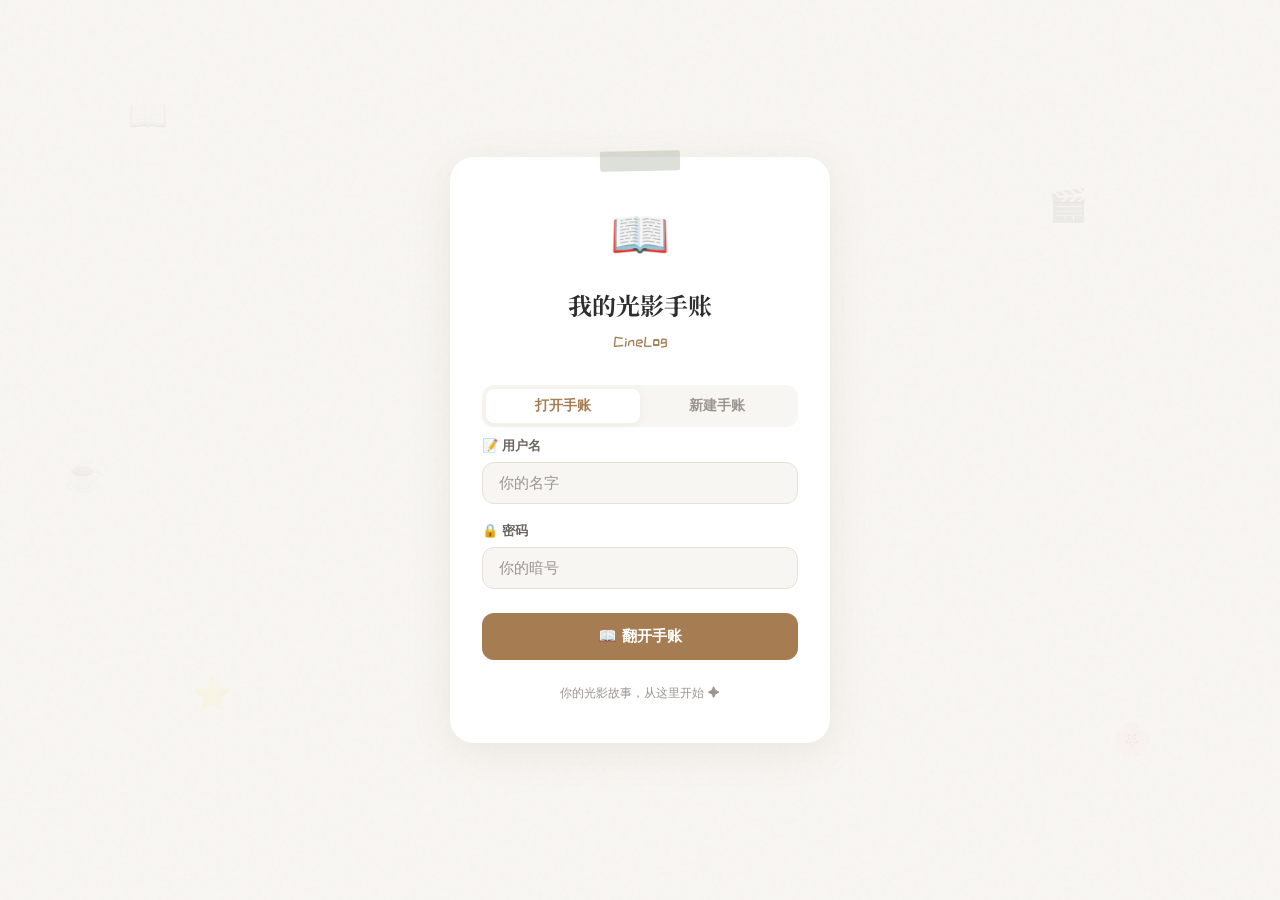
<file: cine-log-master/frontend/index.html>
<!DOCTYPE html>
<html lang="zh-CN">
<head>
    <meta charset="UTF-8">
    <meta name="viewport" content="width=device-width, initial-scale=1.0, viewport-fit=cover">
    <title>CineLog - 我的光影手账</title>
    <link rel="preconnect" href="https://fonts.googleapis.com">
    <link rel="preconnect" href="https://fonts.gstatic.com" crossorigin>
    <link href="https://fonts.googleapis.com/css2?family=Noto+Serif+SC:wght@400;600;700&family=ZCOOL+KuaiLe&display=swap" rel="stylesheet">
    <link rel="stylesheet" href="style.css">
    <link rel="stylesheet" href="desktop.css">
</head>
<body>
    <!-- 纸张纹理背景 -->
    <div class="paper-texture"></div>

    <!-- 漂浮装饰 -->
    <div class="floating-decorations" id="floatingDecorations"></div>

    <!-- 星光粒子（夜间模式） -->
    <div class="starlight-particles" id="starlightParticles"></div>

    <!-- Toast消息 -->
    <div class="toast-container" id="toastContainer"></div>

    <!-- 纸屑动画容器 -->
    <div class="confetti-container" id="confettiContainer"></div>

    <!-- 应用容器 -->
    <div class="app-container">
        <div class="page-transition-wrapper">

            <!-- ========== 首页 ========== -->
            <div class="page active" id="pageHome">
                <div class="home-content">
                    <!-- 手账封面 -->
                    <div class="journal-cover" id="journalCover">
                        <div class="cover-front">
                            <div class="cover-tape cover-tape-1"></div>
                            <div class="cover-tape cover-tape-2"></div>
                            <div class="cover-title">
                                <span class="cover-icon">📖</span>
                                <h1>我的光影手账</h1>
                                <p class="cover-subtitle">CineLog</p>
                            </div>
                            <p class="cover-date" id="coverDate"></p>
                            <span class="cover-sticker cover-sticker-film"></span>
                        </div>
                    </div>

                    <!-- 手账内页 -->
                    <div class="journal-inner">
                        <!-- 问候区 -->
                        <div class="greeting-section">
                            <div class="greeting-header">
                                <div class="user-polaroid">
                                    <div class="polaroid-frame">
                                        <div class="polaroid-avatar" id="homeAvatar">U</div>
                                    </div>
                                    <p class="polaroid-caption" id="homeUsername">你好</p>
                                </div>
                                <div class="greeting-text">
                                    <h2 id="greetingTime">你好</h2>
                                    <p class="greeting-date" id="greetingDate"></p>
                                </div>
                            </div>
                            <div class="washi-tape washi-tape-green"></div>
                        </div>

                        <!-- 统计便签 -->
                        <div class="stats-sticky-notes">
                            <div class="sticky-note sticky-note-cream" style="transform:rotate(-1.5deg)">
                                <div class="sticky-pin"></div>
                                <div class="sticky-icon"><svg class="sticker-svg sticker-book" viewBox="0 0 24 24"><path d="M4 4h4v16H4zm6 0h4v16h-4zm6 0h4v16h-4z"/></svg></div>
                                <div class="sticky-value" id="statTotalHome">0</div>
                                <div class="sticky-label">总记录</div>
                            </div>
                            <div class="sticky-note sticky-note-green" style="transform:rotate(2deg)">
                                <div class="sticky-pin"></div>
                                <div class="sticky-icon"><svg class="sticker-svg sticker-calendar" viewBox="0 0 24 24"><rect x="3" y="4" width="18" height="18" rx="2"/><line x1="3" y1="10" x2="21" y2="10"/><line x1="8" y1="2" x2="8" y2="6"/><line x1="16" y1="2" x2="16" y2="6"/></svg></div>
                                <div class="sticky-value" id="statMonthHome">0</div>
                                <div class="sticky-label">本月</div>
                            </div>
                            <div class="sticky-note sticky-note-pink" style="transform:rotate(-0.5deg)">
                                <div class="sticky-pin"></div>
                                <div class="sticky-icon"><svg class="sticker-svg sticker-fire" viewBox="0 0 24 24"><path d="M12 2c0 4-4 6-4 10a4 4 0 008 0c0-4-4-6-4-10z"/></svg></div>
                                <div class="sticky-value" id="statStreakHome">0</div>
                                <div class="sticky-label">连续天数</div>
                            </div>
                            <div class="sticky-note sticky-note-blue" style="transform:rotate(1deg)">
                                <div class="sticky-pin"></div>
                                <div class="sticky-icon"><svg class="sticker-svg sticker-heart" viewBox="0 0 24 24"><path d="M12 21C12 21 4 15 4 9.5C4 6.5 6.5 4 9 4c1.7 0 3 1 3 1s1.3-1 3-1c2.5 0 5 2.5 5 5.5C20 15 12 21 12 21z"/></svg></div>
                                <div class="sticky-value" id="statMoodHome">😊</div>
                                <div class="sticky-label">本月心情</div>
                            </div>
                        </div>

                        <!-- 今日电影票根 -->
                        <div class="ticket-stub-section">
                            <div class="section-tape"></div>
                            <h3 class="section-handwrite"><svg class="sticker-svg sticker-ticket" viewBox="0 0 24 24"><path d="M2 9V7a2 2 0 012-2h16a2 2 0 012 2v2a2 2 0 000 4v2a2 2 0 01-2 2H4a2 2 0 01-2-2v-2a2 2 0 000-4z"/></svg> 今日票根</h3>
                            <div class="movie-ticket" id="movieTicket">
                                <div class="ticket-left">
                                    <div class="ticket-title">等待第一张票根</div>
                                    <div class="ticket-meta">
                                        <span class="ticket-date">--</span>
                                        <span class="ticket-type">--</span>
                                    </div>
                                    <div class="ticket-rating">☆☆☆☆☆</div>
                                </div>
                                <div class="ticket-divider"></div>
                                <div class="ticket-right">
                                    <div class="ticket-barcode"></div>
                                    <div class="ticket-number">NO.000000</div>
                                </div>
                            </div>
                        </div>

                        <!-- 本月回忆卡 -->
                        <div class="month-memory-card">
                            <div class="memory-tape"></div>
                            <div class="memory-content" id="monthMemory">
                                <p class="memory-text">开始记录，生成你的本月回忆卡...</p>
                            </div>
                            <div class="memory-sticker"></div>
                        </div>

                        <!-- 今日推荐 -->
                        <div class="today-recommend">
                            <div class="recommend-tape"></div>
                            <h3 class="section-handwrite"><svg class="sticker-svg sticker-star" viewBox="0 0 24 24"><polygon points="12,2 15,9 22,9 16.5,14 18,21 12,17 6,21 7.5,14 2,9 9,9"/></svg> 今日回味</h3>
                            <div class="recommend-polaroid" id="todayRecommend">
                                <div class="polaroid-photo"><span class="photo-emoji">✨</span></div>
                                <div class="polaroid-info">
                                    <div class="polaroid-title">开始你的第一条记录</div>
                                    <div class="polaroid-desc">点击下方"记录"开始你的光影手账之旅</div>
                                </div>
                            </div>
                        </div>
                    </div>
                </div>
            </div>

            <!-- ========== 记录页 ========== -->
            <div class="page" id="pageRecords">
                <div class="records-content">
                    <div class="page-header-handwrite">
                        <h2>📝 我的记录</h2>
                        <div class="header-actions">
                            <button class="btn-handwrite" onclick="openAddModal()">+ 写新的</button>
                            <div class="filter-pills">
                                <button class="pill active" data-filter="all" onclick="setFilter('all')">全部</button>
                                <button class="pill" data-filter="电影" onclick="setFilter('电影')">🎬</button>
                                <button class="pill" data-filter="剧集" onclick="setFilter('剧集')">📺</button>
                                <button class="pill" data-filter="播客" onclick="setFilter('播客')">🎙️</button>
                                <button class="pill" data-filter="纪录片" onclick="setFilter('纪录片')">📹</button>
                            </div>
                        </div>
                    </div>
                    <div class="timeline" id="recordsTimeline"></div>
                </div>
            </div>

            <!-- ========== 月历页 ========== -->
            <div class="page" id="pageCalendar">
                <div class="calendar-content">
                    <div class="page-header-handwrite">
                        <h2>📅 手账月历</h2>
                        <div class="calendar-nav">
                            <button class="cal-nav-btn" onclick="prevMonth()">◀</button>
                            <span class="cal-month-label" id="calMonthLabel"></span>
                            <button class="cal-nav-btn" onclick="nextMonth()">▶</button>
                        </div>
                    </div>
                    <div class="calendar-grid-wrapper">
                        <div class="calendar-weekdays">
                            <span>日</span><span>一</span><span>二</span><span>三</span><span>四</span><span>五</span><span>六</span>
                        </div>
                        <div class="calendar-grid" id="calendarGrid"></div>
                    </div>
                    <div class="day-detail-panel" id="dayDetailPanel">
                        <div class="day-detail-header">
                            <span id="dayDetailDate"></span>
                            <button class="close-detail" onclick="closeDayDetail()">✕</button>
                        </div>
                        <div class="day-detail-records" id="dayDetailRecords"></div>
                    </div>
                </div>
            </div>

            <!-- ========== 数据分析页 ========== -->
            <div class="page" id="pageAnalytics">
                <div class="analytics-content">
                    <div class="page-header-handwrite analytics-header">
                        <h2>📊 我的观影档案册</h2>
                        <p class="analytics-subtitle">每一帧都值得珍藏</p>
                    </div>

                    <!-- 年度观影报告 -->
                    <div class="analytics-section report-section">
                        <div class="section-tape-decor"></div>
                        <div class="torn-edge torn-edge-top"></div>
                        <h3 class="section-handwrite"><svg class="sticker-svg sticker-star" viewBox="0 0 24 24"><polygon points="12,2 15,9 22,9 16.5,14 18,21 12,17 6,21 7.5,14 2,9 9,9"/></svg> 年度观影报告</h3>
                        <div class="annual-report" id="annualReport">
                            <div class="report-card">
                                <div class="report-number" id="reportTotal">0</div>
                                <div class="report-label">总记录</div>
                            </div>
                            <div class="report-card">
                                <div class="report-number" id="reportFavType">--</div>
                                <div class="report-label">最爱类型</div>
                            </div>
                            <div class="report-card">
                                <div class="report-number" id="reportAvgRating">--</div>
                                <div class="report-label">平均评分</div>
                            </div>
                            <div class="report-card">
                                <div class="report-number" id="reportHighMonth">--</div>
                                <div class="report-label">高光月份</div>
                            </div>
                        </div>
                        <div class="torn-edge torn-edge-bottom"></div>
                    </div>

                    <!-- 星星许愿瓶 -->
                    <div class="analytics-section wishing-jar-section">
                        <div class="section-tape-decor tape-sage"></div>
                        <h3 class="section-handwrite"><svg class="sticker-svg sticker-star" viewBox="0 0 24 24"><polygon points="12,2 15,9 22,9 16.5,14 18,21 12,17 6,21 7.5,14 2,9 9,9"/></svg> 星星许愿瓶</h3>
                        <p class="section-desc">每一颗星都是你对作品的心意</p>
                        <div class="wishing-jars" id="wishingJars"></div>
                    </div>

                    <!-- 成长树 -->
                    <div class="analytics-section growth-tree-section">
                        <div class="section-tape-decor tape-brown"></div>
                        <h3 class="section-handwrite"><svg class="sticker-svg sticker-leaf" viewBox="0 0 24 24"><path d="M12 2C6 8 4 14 4 18c0 2 2 4 4 4h8c2 0 4-2 4-4 0-4-2-10-8-16z"/></svg> 成长树</h3>
                        <div class="growth-tree-canvas" id="growthTreeCanvas"></div>
                        <p class="tree-desc" id="treeDesc">每一条记录都是一片新叶</p>
                    </div>

                    <!-- 记录书架 -->
                    <div class="analytics-section bookshelf-section">
                        <div class="section-tape-decor"></div>
                        <h3 class="section-handwrite"><svg class="sticker-svg sticker-book" viewBox="0 0 24 24"><path d="M4 4h4v16H4zm6 0h4v16h-4zm6 0h4v16h-4z"/></svg> 记录书架</h3>
                        <p class="section-desc">每月一本，记录厚度看得见</p>
                        <div class="real-bookshelf" id="realBookshelf"></div>
                    </div>

                    <!-- 观影胶片 -->
                    <div class="analytics-section filmstrip-section">
                        <div class="section-tape-decor tape-sage"></div>
                        <h3 class="section-handwrite"><svg class="sticker-svg sticker-film" viewBox="0 0 24 24"><rect x="2" y="2" width="20" height="20" rx="2"/><line x1="7" y1="2" x2="7" y2="22"/><line x1="17" y1="2" x2="17" y2="22"/><line x1="2" y1="7" x2="7" y2="7"/><line x1="2" y1="12" x2="7" y2="12"/><line x1="2" y1="17" x2="7" y2="17"/><line x1="17" y1="7" x2="22" y2="7"/><line x1="17" y1="12" x2="22" y2="12"/><line x1="17" y1="17" x2="22" y2="17"/></svg> 观影胶片长卷</h3>
                        <div class="film-scroll" id="filmScroll"></div>
                        <p class="film-count" id="filmCount">0 部电影</p>
                    </div>

                    <!-- 情绪轨迹 -->
                    <div class="analytics-section mood-section">
                        <div class="section-tape-decor tape-brown"></div>
                        <h3 class="section-handwrite"><svg class="sticker-svg sticker-heart" viewBox="0 0 24 24"><path d="M12 21C12 21 4 15 4 9.5C4 6.5 6.5 4 9 4c1.7 0 3 1 3 1s1.3-1 3-1c2.5 0 5 2.5 5 5.5C20 15 12 21 12 21z"/></svg> 情绪轨迹</h3>
                        <div class="mood-chart" id="moodChart"></div>
                    </div>
                </div>
            </div>

            <!-- ========== 收藏页 ========== -->
            <div class="page" id="pageFavorites">
                <div class="favorites-content">
                    <div class="page-header-handwrite">
                        <h2>💝 我的收藏墙</h2>
                        <p style="font-size:0.8rem;color:var(--text-muted);margin-top:4px;">5星作品自动收藏</p>
                    </div>
                    <div class="collage-wall" id="collageWall"></div>
                    <div class="empty-favorites" id="emptyFavorites">
                        <div class="empty-illustration">🎨</div>
                        <p>收藏墙还是空的</p>
                        <p class="empty-hint">给作品打5星即可收藏到这里</p>
                    </div>
                </div>
            </div>

            <!-- ========== 个人页 ========== -->
            <div class="page" id="pageProfile">
                <div class="profile-content">
                    <div class="passport-cover">
                        <div class="passport-stamp"></div>
                        <div class="passport-header">
                            <div class="passport-avatar" id="profileAvatar">U</div>
                            <h2 class="passport-name" id="profileName">用户</h2>
                            <p class="passport-subtitle">光影手账持有人</p>
                        </div>

                        <div class="passport-info-grid">
                            <div class="passport-field">
                                <span class="field-label">总记录</span>
                                <span class="field-value" id="profileTotal">0</span>
                            </div>
                            <div class="passport-field">
                                <span class="field-label">注册日期</span>
                                <span class="field-value" id="profileJoinDate">--</span>
                            </div>
                            <div class="passport-field">
                                <span class="field-label">最爱类型</span>
                                <span class="field-value" id="profileFavType">--</span>
                            </div>
                            <div class="passport-field">
                                <span class="field-label">平均评分</span>
                                <span class="field-value" id="profileAvgRating">--</span>
                            </div>
                        </div>

                        <div class="passport-keywords">
                            <h3>🏷️ 年度关键词</h3>
                            <div class="keyword-cloud" id="keywordCloud"></div>
                        </div>

                        <div class="passport-badges">
                            <h3>🏅 成就徽章</h3>
                            <div class="badges-grid" id="badgesGrid"></div>
                        </div>

                        <div class="passport-actions">
                            <button class="btn-passport" onclick="toggleTheme()">
                                <span id="themeIcon">🌙</span> <span id="themeLabel">夜间模式</span>
                            </button>
                            <button class="btn-passport btn-passport-danger" onclick="handleLogout()">
                                👋 退出手账
                            </button>
                        </div>
                    </div>
                </div>
            </div>

            <!-- ========== 关键词详情页 ========== -->
            <div class="page" id="pageKeyword">
                <div class="keyword-story-page">
                    <button class="back-btn" onclick="goBackFromKeyword()">← 返回</button>
                    <div class="keyword-story-content" id="keywordStoryContent"></div>
                </div>
            </div>

        </div><!-- /page-transition-wrapper -->

        <!-- 底部Tab导航 -->
        <nav class="tab-bar" id="tabBar" role="tablist" aria-label="主导航">
            <button class="tab-item active" data-page="Home" onclick="navigateTo('Home')" role="tab" aria-label="首页">
                <span class="tab-icon">🏠</span>
                <span class="tab-label">首页</span>
            </button>
            <button class="tab-item" data-page="Records" onclick="navigateTo('Records')" role="tab" aria-label="记录">
                <span class="tab-icon">📝</span>
                <span class="tab-label">记录</span>
            </button>
            <button class="tab-item" data-page="Calendar" onclick="navigateTo('Calendar')" role="tab" aria-label="月历">
                <span class="tab-icon">📅</span>
                <span class="tab-label">月历</span>
            </button>
            <button class="tab-item" data-page="Analytics" onclick="navigateTo('Analytics')" role="tab" aria-label="数据">
                <span class="tab-icon">📊</span>
                <span class="tab-label">数据</span>
            </button>
            <button class="tab-item" data-page="Favorites" onclick="navigateTo('Favorites')" role="tab" aria-label="收藏">
                <span class="tab-icon">💝</span>
                <span class="tab-label">收藏</span>
            </button>
            <button class="tab-item" data-page="Profile" onclick="navigateTo('Profile')" role="tab" aria-label="我的">
                <span class="tab-icon">👤</span>
                <span class="tab-label">我的</span>
            </button>
        </nav>
    </div><!-- /app-container -->

    <!-- ========== 添加记录模态框 ========== -->
    <div class="modal-overlay" id="addModal">
        <div class="modal-journal" role="dialog" aria-label="添加记录">
            <div class="modal-tape"></div>
            <div class="modal-header-journal">
                <h2>📌 贴一张新的</h2>
                <button class="modal-close-btn" onclick="closeAddModal()" aria-label="关闭">✕</button>
            </div>
            <form class="journal-form" onsubmit="event.preventDefault();addRecord();">
                <div class="form-field">
                    <label>名称</label>
                    <input type="text" id="recordTitle" placeholder="电影/剧集名称" required>
                </div>
                <div class="form-row">
                    <div class="form-field">
                        <label>类型</label>
                        <select id="recordType">
                            <option value="电影">🎬 电影</option>
                            <option value="剧集">📺 剧集</option>
                            <option value="播客">🎙️ 播客</option>
                            <option value="纪录片">📹 纪录片</option>
                        </select>
                    </div>
                    <div class="form-field">
                        <label>日期</label>
                        <input type="date" id="recordDate" required>
                    </div>
                </div>
                <div class="form-field">
                    <label>评分</label>
                    <div class="star-rating-large">
                        <input type="radio" name="rating" value="5" id="star5"><label for="star5">★</label>
                        <input type="radio" name="rating" value="4" id="star4"><label for="star4">★</label>
                        <input type="radio" name="rating" value="3" id="star3"><label for="star3">★</label>
                        <input type="radio" name="rating" value="2" id="star2"><label for="star2">★</label>
                        <input type="radio" name="rating" value="1" id="star1"><label for="star1">★</label>
                    </div>
                </div>
                <div class="form-field">
                    <label>心情</label>
                    <div class="mood-selector">
                        <button type="button" class="mood-btn" data-mood="😊" onclick="selectMood(this)">😊</button>
                        <button type="button" class="mood-btn" data-mood="😢" onclick="selectMood(this)">😢</button>
                        <button type="button" class="mood-btn" data-mood="😍" onclick="selectMood(this)">😍</button>
                        <button type="button" class="mood-btn" data-mood="🤔" onclick="selectMood(this)">🤔</button>
                        <button type="button" class="mood-btn" data-mood="😴" onclick="selectMood(this)">😴</button>
                        <button type="button" class="mood-btn" data-mood="🥰" onclick="selectMood(this)">🥰</button>
                        <button type="button" class="mood-btn" data-mood="😤" onclick="selectMood(this)">😤</button>
                    </div>
                </div>
                <div class="form-field">
                    <label>短评</label>
                    <textarea id="recordComment" placeholder="写下你的感受..." rows="3"></textarea>
                </div>
                <div class="form-field">
                    <label>标签（空格分隔）</label>
                    <input type="text" id="recordTags" placeholder="悬疑 烧脑 高分">
                </div>
                <div class="form-submit">
                    <button type="button" class="btn-journal-cancel" onclick="closeAddModal()">取消</button>
                    <button type="submit" class="btn-journal-submit">📌 贴上去</button>
                </div>
            </form>
        </div>
    </div>

    <!-- ========== 编辑记录模态框 ========== -->
    <div class="modal-overlay" id="editModal">
        <div class="modal-journal" role="dialog" aria-label="编辑记录">
            <div class="modal-tape modal-tape-edit"></div>
            <div class="modal-header-journal">
                <h2>✏️ 修改一下</h2>
                <button class="modal-close-btn" onclick="closeEditModal()" aria-label="关闭">✕</button>
            </div>
            <form class="journal-form" onsubmit="event.preventDefault();saveEdit();">
                <div class="form-field">
                    <label>名称</label>
                    <input type="text" id="editTitle" required>
                </div>
                <div class="form-row">
                    <div class="form-field">
                        <label>类型</label>
                        <select id="editType">
                            <option value="电影">🎬 电影</option>
                            <option value="剧集">📺 剧集</option>
                            <option value="播客">🎙️ 播客</option>
                            <option value="纪录片">📹 纪录片</option>
                        </select>
                    </div>
                    <div class="form-field">
                        <label>日期</label>
                        <input type="date" id="editDate" required>
                    </div>
                </div>
                <div class="form-field">
                    <label>评分</label>
                    <div class="star-rating-large">
                        <input type="radio" name="editRating" value="5" id="editStar5"><label for="editStar5">★</label>
                        <input type="radio" name="editRating" value="4" id="editStar4"><label for="editStar4">★</label>
                        <input type="radio" name="editRating" value="3" id="editStar3"><label for="editStar3">★</label>
                        <input type="radio" name="editRating" value="2" id="editStar2"><label for="editStar2">★</label>
                        <input type="radio" name="editRating" value="1" id="editStar1"><label for="editStar1">★</label>
                    </div>
                </div>
                <div class="form-field">
                    <label>短评</label>
                    <textarea id="editComment" rows="3"></textarea>
                </div>
                <div class="form-submit">
                    <button type="button" class="btn-journal-cancel" onclick="closeEditModal()">取消</button>
                    <button type="submit" class="btn-journal-submit">✅ 保存</button>
                </div>
            </form>
        </div>
    </div>

    <!-- ========== 删除确认模态框 ========== -->
    <div class="modal-overlay" id="deleteModal">
        <div class="modal-journal modal-sm" role="dialog" aria-label="确认删除">
            <div class="modal-tape"></div>
            <div class="modal-header-journal">
                <h2>🗑️ 确认撕掉？</h2>
                <button class="modal-close-btn" onclick="closeDeleteModal()" aria-label="关闭">✕</button>
            </div>
            <p class="delete-message">这张记录将从手账中移除，确定要撕掉吗？</p>
            <div class="form-submit">
                <button type="button" class="btn-journal-cancel" onclick="closeDeleteModal()">算了</button>
                <button type="button" class="btn-journal-danger" onclick="confirmDelete()">🗑️ 撕掉</button>
            </div>
        </div>
    </div>

    <script src="mock-data.js"></script>
    <script src="script.js"></script>
    <script>
        document.addEventListener('DOMContentLoaded', initApp);
    </script>
</body>
</html>
</file>
<file: cine-log-master/frontend/style.css>
/* ============================
   CineLog v2.0 - 光影手账 完整样式
   ============================ */

/* ========== CSS变量 ========== */
:root {
    --cream: #F8F6F2;
    --khaki: #E8E1D5;
    --brown: #A67C52;
    --sage: #A8B2A1;
    --rose: #C9A0A0;
    --lavender: #B8A9C9;
    --text: #2E2E2E;
    --text-light: #6B6560;
    --text-muted: #9B9490;
    --card-bg: #FFFFFF;
    --card-shadow: 0 2px 12px rgba(120,100,80,0.08);
    --tape-green: rgba(168,178,161,0.45);
    --tape-brown: rgba(166,124,82,0.3);
    --tape-pink: rgba(201,160,160,0.35);
    --font-serif: 'Noto Serif SC', serif;
    --font-handwrite: 'ZCOOL KuaiLe', cursive;
    --font-body: -apple-system, BlinkMacSystemFont, 'Segoe UI', 'PingFang SC', 'Microsoft YaHei', sans-serif;
    --radius: 16px;
    --radius-sm: 10px;
}

/* 夜间模式 */
[data-theme="dark"] {
    --cream: #1B1816;
    --khaki: #2A2523;
    --brown: #D4A574;
    --sage: #6B7A65;
    --rose: #8B6B6B;
    --lavender: #7A6B8A;
    --text: #E8DDD0;
    --text-light: #C4B8AA;
    --text-muted: #A89F95;
    --card-bg: #24211F;
    --card-shadow: 0 2px 12px rgba(0,0,0,0.3);
    --tape-green: rgba(107,122,101,0.4);
    --tape-brown: rgba(212,165,116,0.25);
    --tape-pink: rgba(139,107,107,0.3);
}

/* ========== 基础重置 ========== */
*, *::before, *::after { margin: 0; padding: 0; box-sizing: border-box; }
html { font-size: 16px; height: 100%; }
body {
    font-family: var(--font-body);
    background: var(--cream);
    color: var(--text);
    min-height: 100vh;
    min-height: 100dvh;
    line-height: 1.6;
    -webkit-font-smoothing: antialiased;
    overflow: hidden;
    position: relative;
}

/* ========== 纸张纹理 ========== */
.paper-texture {
    position: fixed;
    inset: 0;
    pointer-events: none;
    z-index: 0;
    background-image: url("data:image/svg+xml,%3Csvg viewBox='0 0 200 200' xmlns='http://www.w3.org/2000/svg'%3E%3Cfilter id='n'%3E%3CfeTurbulence type='fractalNoise' baseFrequency='0.8' numOctaves='4' stitchTiles='stitch'/%3E%3C/filter%3E%3Crect width='100%25' height='100%25' filter='url(%23n)' opacity='0.035'/%3E%3C/svg%3E");
    opacity: 0.7;
}
[data-theme="dark"] .paper-texture { opacity: 0.3; }

/* ========== 漂浮装饰 ========== */
.floating-decorations { position: fixed; inset: 0; pointer-events: none; z-index: 0; overflow: hidden; }
.float-item {
    position: absolute;
    opacity: 0.06;
    animation: floatGentle 15s ease-in-out infinite;
    color: var(--brown);
}
@keyframes floatGentle {
    0%, 100% { transform: translateY(0) rotate(0); }
    33% { transform: translateY(-8px) rotate(2deg); }
    66% { transform: translateY(4px) rotate(-1deg); }
}

/* ========== 星光粒子 ========== */
.starlight-particles { position: fixed; inset: 0; pointer-events: none; z-index: 1; }
.star-particle {
    position: absolute;
    width: 3px; height: 3px;
    background: var(--brown);
    border-radius: 50%;
    opacity: 0;
    animation: starTwinkle 3s ease-in-out infinite;
}
@keyframes starTwinkle {
    0%, 100% { opacity: 0; transform: scale(0.5); }
    50% { opacity: 0.7; transform: scale(1.2); }
}
[data-theme="light"] .starlight-particles { display: none; }

/* ========== 纸屑动画 ========== */
.confetti-container { position: fixed; inset: 0; pointer-events: none; z-index: 9999; overflow: hidden; }
.confetti-piece {
    position: absolute;
    top: -10px;
    animation: confettiFall 3s ease-out forwards;
}
@keyframes confettiFall {
    0% { transform: translateY(0) rotate(0); opacity: 1; }
    100% { transform: translateY(100vh) rotate(720deg); opacity: 0; }
}

/* ========== Toast ========== */
.toast-container { position: fixed; top: 20px; left: 50%; transform: translateX(-50%); z-index: 10000; display: flex; flex-direction: column; gap: 8px; }
.toast {
    background: var(--card-bg);
    border-radius: 12px;
    padding: 10px 18px;
    box-shadow: 0 4px 20px rgba(0,0,0,0.12);
    display: flex; align-items: center; gap: 8px;
    font-size: 0.85rem;
    animation: toastIn 0.3s ease;
    border-left: 3px solid var(--sage);
}
.toast.success { border-left-color: #7A9A6D; }
.toast.error { border-left-color: #C44; }
.toast.hiding { animation: toastOut 0.3s ease forwards; }
@keyframes toastIn { from { opacity: 0; transform: translateY(-10px); } to { opacity: 1; transform: translateY(0); } }
@keyframes toastOut { from { opacity: 1; } to { opacity: 0; transform: translateY(-10px); } }

/* ========== 主题切换动画 ========== */
.theme-transitioning { animation: themeFlip 0.6s ease; }
@keyframes themeFlip {
    0% { opacity: 1; }
    50% { opacity: 0.5; transform: perspective(800px) rotateY(3deg); }
    100% { opacity: 1; transform: perspective(800px) rotateY(0); }
}

/* ========== 应用容器 ========== */
.app-container {
    position: relative;
    width: 100%;
    max-width: 480px;
    margin: 0 auto;
    height: 100vh;
    height: 100dvh;
    display: flex;
    flex-direction: column;
    z-index: 2;
}

.page-transition-wrapper {
    flex: 1;
    overflow: hidden;
    position: relative;
}

/* ========== 页面 ========== */
.page {
    position: absolute;
    inset: 0;
    overflow-y: auto;
    overflow-x: hidden;
    padding: 20px 16px 24px;
    display: none;
    animation: pageEnter 0.4s ease;
    -webkit-overflow-scrolling: touch;
}
.page.active { display: block; }
@keyframes pageEnter { from { opacity: 0; transform: translateX(8px); } to { opacity: 1; transform: translateX(0); } }

/* ========== 底部Tab ========== */
.tab-bar {
    display: flex;
    background: var(--card-bg);
    border-top: 1px solid var(--khaki);
    padding: 6px 4px;
    padding-bottom: max(6px, env(safe-area-inset-bottom));
    position: relative;
    z-index: 100;
}
.tab-item {
    flex: 1;
    display: flex;
    flex-direction: column;
    align-items: center;
    gap: 2px;
    padding: 6px 0;
    border: none;
    background: none;
    color: var(--text-muted);
    font-size: 0.65rem;
    cursor: pointer;
    transition: all 0.2s;
    -webkit-tap-highlight-color: transparent;
}
.tab-item .tab-icon { font-size: 1.2rem; transition: transform 0.2s; }
.tab-item.active { color: var(--brown); }
.tab-item.active .tab-icon { transform: scale(1.1) translateY(-2px); }

/* ========== SVG贴纸 ========== */
.sticker-svg {
    width: 18px; height: 18px;
    fill: none;
    stroke: currentColor;
    stroke-width: 1.5;
    stroke-linecap: round;
    stroke-linejoin: round;
    vertical-align: middle;
}
.sticker-svg.sticker-star { fill: var(--brown); stroke: var(--brown); }
.sticker-svg.sticker-heart { fill: var(--rose); stroke: var(--rose); }
.sticker-svg.sticker-leaf { fill: var(--sage); stroke: var(--sage); }
.sticker-svg.sticker-book { fill: none; stroke: var(--brown); }
.sticker-svg.sticker-film { stroke: var(--text-muted); }
.sticker-svg.sticker-calendar { stroke: var(--sage); fill: none; }
.sticker-svg.sticker-fire { fill: #E8956D; stroke: #E8956D; }
.sticker-svg.sticker-ticket { fill: none; stroke: var(--brown); }

/* ========== 手账封面 ========== */
.journal-cover {
    margin-bottom: 24px;
    cursor: pointer;
    -webkit-tap-highlight-color: transparent;
}
.cover-front {
    background: var(--card-bg);
    border-radius: var(--radius);
    padding: 32px 24px;
    box-shadow: var(--card-shadow), 0 1px 0 var(--khaki);
    position: relative;
    text-align: center;
    border: 1px solid rgba(0,0,0,0.04);
}
.cover-tape {
    position: absolute;
    height: 16px;
    border-radius: 2px;
    opacity: 0.7;
}
.cover-tape-1 { top: -4px; left: 20%; width: 60px; background: var(--tape-green); transform: rotate(-2deg); }
.cover-tape-2 { bottom: -4px; right: 20%; width: 50px; background: var(--tape-brown); transform: rotate(1deg); }
.cover-title .cover-icon { font-size: 2.5rem; display: block; margin-bottom: 8px; }
.cover-title h1 { font-family: var(--font-serif); font-size: 1.4rem; font-weight: 700; }
.cover-subtitle { font-family: var(--font-handwrite); color: var(--brown); font-size: 0.9rem; margin-top: 4px; }
.cover-date { font-size: 0.75rem; color: var(--text-muted); margin-top: 12px; letter-spacing: 1px; }
.cover-sticker-film { position: absolute; bottom: 12px; right: 16px; font-size: 1.5rem; opacity: 0.15; }

/* ========== 问候区 ========== */
.greeting-section { margin-bottom: 20px; position: relative; }
.greeting-header { display: flex; align-items: center; gap: 14px; }
.user-polaroid { text-align: center; }
.polaroid-frame {
    width: 48px; height: 48px;
    background: var(--card-bg);
    border: 2px solid var(--khaki);
    border-radius: 4px;
    padding: 3px;
    box-shadow: 0 2px 8px rgba(0,0,0,0.06);
}
.polaroid-avatar {
    width: 100%; height: 100%;
    background: var(--khaki);
    border-radius: 2px;
    display: flex; align-items: center; justify-content: center;
    font-weight: 700; color: var(--brown); font-size: 1.1rem;
}
.polaroid-caption { font-size: 0.65rem; color: var(--text-muted); margin-top: 3px; }
.greeting-text h2 { font-family: var(--font-serif); font-size: 1.1rem; }
.greeting-date { font-size: 0.75rem; color: var(--text-muted); margin-top: 2px; }
.washi-tape-green {
    height: 8px; margin-top: 14px;
    background: repeating-linear-gradient(90deg, var(--tape-green) 0, var(--tape-green) 10px, transparent 10px, transparent 12px);
    border-radius: 2px;
    opacity: 0.5;
}

/* ========== 统计便签 ========== */
.stats-sticky-notes {
    display: grid;
    grid-template-columns: repeat(4, 1fr);
    gap: 8px;
    margin-bottom: 24px;
}
.sticky-note {
    background: var(--card-bg);
    border-radius: var(--radius-sm);
    padding: 12px 6px;
    text-align: center;
    position: relative;
    box-shadow: 0 2px 8px rgba(0,0,0,0.05);
    transition: transform 0.3s;
}
.sticky-note:hover { transform: translateY(-2px) !important; }
.sticky-note-cream { border-top: 3px solid var(--khaki); }
.sticky-note-green { border-top: 3px solid var(--sage); }
.sticky-note-pink { border-top: 3px solid var(--rose); }
.sticky-note-blue { border-top: 3px solid var(--lavender); }
.sticky-pin {
    position: absolute; top: -4px; left: 50%; transform: translateX(-50%);
    width: 8px; height: 8px; background: var(--brown); border-radius: 50%;
    box-shadow: 0 1px 3px rgba(0,0,0,0.2);
}
.sticky-icon { margin-bottom: 4px; }
.sticky-icon .sticker-svg { width: 16px; height: 16px; }
.sticky-value { font-family: var(--font-handwrite); font-size: 1.3rem; color: var(--brown); }
.sticky-label { font-size: 0.65rem; color: var(--text-muted); margin-top: 2px; }

/* ========== 电影票根 ========== */
.ticket-stub-section { margin-bottom: 24px; position: relative; }
.section-tape { width: 50px; height: 12px; background: var(--tape-green); border-radius: 2px; opacity: 0.6; margin-bottom: 8px; transform: rotate(-1deg); }
.section-handwrite { font-family: var(--font-handwrite); font-size: 1rem; color: var(--text); margin-bottom: 12px; display: flex; align-items: center; gap: 6px; }

.movie-ticket {
    background: var(--card-bg);
    border-radius: var(--radius-sm);
    display: flex;
    overflow: hidden;
    box-shadow: var(--card-shadow);
    position: relative;
    border: 1px dashed var(--khaki);
}
.movie-ticket::before, .movie-ticket::after {
    content: '';
    position: absolute;
    width: 16px; height: 16px;
    background: var(--cream);
    border-radius: 50%;
    top: 50%; transform: translateY(-50%);
}
.movie-ticket::before { left: -8px; }
.movie-ticket::after { right: -8px; }
.ticket-left { flex: 1; padding: 14px 16px; }
.ticket-title { font-family: var(--font-serif); font-size: 0.95rem; font-weight: 600; margin-bottom: 6px; }
.ticket-meta { display: flex; gap: 10px; font-size: 0.72rem; color: var(--text-muted); margin-bottom: 6px; }
.ticket-rating { color: var(--brown); font-size: 0.85rem; letter-spacing: 1px; }
.ticket-divider { width: 1px; background: repeating-linear-gradient(to bottom, var(--khaki) 0, var(--khaki) 4px, transparent 4px, transparent 8px); margin: 8px 0; }
.ticket-right { width: 70px; padding: 10px; display: flex; flex-direction: column; align-items: center; justify-content: center; gap: 6px; }
.ticket-barcode {
    width: 40px; height: 40px;
    background: repeating-linear-gradient(90deg, var(--text) 0, var(--text) 2px, transparent 2px, transparent 4px);
    opacity: 0.2; border-radius: 2px;
}
.ticket-number { font-size: 0.55rem; color: var(--text-muted); letter-spacing: 0.5px; }

/* ========== 本月回忆卡 ========== */
.month-memory-card {
    background: var(--card-bg);
    border-radius: var(--radius-sm);
    padding: 16px;
    margin-bottom: 24px;
    position: relative;
    box-shadow: var(--card-shadow);
    border-left: 4px solid var(--sage);
}
.memory-tape { position: absolute; top: -4px; right: 20px; width: 40px; height: 12px; background: var(--tape-pink); border-radius: 2px; transform: rotate(2deg); }
.memory-text { font-size: 0.85rem; color: var(--text-light); line-height: 1.7; }
.memory-text strong { color: var(--brown); }
.memory-sticker { position: absolute; bottom: 8px; right: 12px; font-size: 1.2rem; opacity: 0.15; }

/* ========== 今日推荐 ========== */
.today-recommend { margin-bottom: 24px; }
.recommend-tape { width: 45px; height: 12px; background: var(--tape-brown); border-radius: 2px; margin-bottom: 8px; transform: rotate(1deg); opacity: 0.5; }
.recommend-polaroid {
    background: var(--card-bg);
    border-radius: var(--radius-sm);
    padding: 12px;
    box-shadow: var(--card-shadow);
    display: flex; gap: 12px; align-items: center;
    border: 1px solid rgba(0,0,0,0.03);
}
.polaroid-photo {
    width: 56px; height: 56px;
    background: var(--khaki);
    border-radius: 6px;
    display: flex; align-items: center; justify-content: center;
    flex-shrink: 0;
}
.photo-emoji { font-size: 1.5rem; }
.polaroid-info { flex: 1; min-width: 0; }
.polaroid-title { font-family: var(--font-serif); font-size: 0.9rem; font-weight: 600; margin-bottom: 4px; overflow: hidden; text-overflow: ellipsis; white-space: nowrap; }
.polaroid-desc { font-size: 0.75rem; color: var(--text-muted); overflow: hidden; text-overflow: ellipsis; white-space: nowrap; }

/* ========== 记录页 ========== */
.page-header-handwrite { margin-bottom: 16px; }
.page-header-handwrite h2 { font-family: var(--font-handwrite); font-size: 1.2rem; }
.header-actions { display: flex; align-items: center; justify-content: space-between; margin-top: 10px; gap: 8px; flex-wrap: wrap; }
.btn-handwrite {
    font-family: var(--font-handwrite);
    background: var(--brown); color: white;
    border: none; border-radius: 20px;
    padding: 6px 16px; font-size: 0.82rem;
    cursor: pointer; transition: all 0.2s;
    -webkit-tap-highlight-color: transparent;
}
.btn-handwrite:active { transform: scale(0.95); }
.filter-pills { display: flex; gap: 4px; flex-wrap: wrap; }
.pill {
    border: 1px solid var(--khaki); background: var(--card-bg);
    border-radius: 16px; padding: 4px 10px;
    font-size: 0.72rem; cursor: pointer; transition: all 0.2s;
    color: var(--text-muted); font-family: inherit;
    -webkit-tap-highlight-color: transparent;
}
.pill.active { background: var(--brown); color: white; border-color: var(--brown); }

/* 时间线 */
.timeline { padding-top: 8px; }
.timeline-empty { text-align: center; padding: 60px 20px; color: var(--text-muted); }
.timeline-empty .empty-icon { font-size: 3rem; display: block; margin-bottom: 12px; }
.timeline-item { margin-bottom: 16px; animation: fadeUp 0.4s ease both; }
@keyframes fadeUp { from { opacity: 0; transform: translateY(12px); } to { opacity: 1; transform: translateY(0); } }
.timeline-date { font-size: 0.7rem; color: var(--text-muted); margin-bottom: 4px; padding-left: 12px; position: relative; }
.timeline-date::before { content: ''; position: absolute; left: 0; top: 50%; transform: translateY(-50%); width: 6px; height: 6px; background: var(--sage); border-radius: 50%; }
.timeline-card {
    background: var(--card-bg);
    border-radius: var(--radius-sm);
    padding: 14px;
    box-shadow: var(--card-shadow);
    border: 1px solid rgba(0,0,0,0.03);
}
.card-top { display: flex; justify-content: space-between; align-items: flex-start; margin-bottom: 6px; }
.card-title { font-family: var(--font-serif); font-size: 0.92rem; font-weight: 600; flex: 1; }
.card-rating { color: var(--brown); font-size: 0.8rem; white-space: nowrap; margin-left: 8px; }
.card-meta-row { display: flex; gap: 6px; margin-bottom: 6px; flex-wrap: wrap; }
.meta-badge { font-size: 0.7rem; background: var(--khaki); padding: 2px 8px; border-radius: 10px; color: var(--text-light); }
.card-comment { font-size: 0.8rem; color: var(--text-light); line-height: 1.6; margin-bottom: 6px; border-left: 2px solid var(--khaki); padding-left: 8px; }
.card-tags { display: flex; gap: 4px; flex-wrap: wrap; margin-bottom: 8px; }
.tag { font-size: 0.65rem; background: rgba(168,178,161,0.15); color: var(--sage); padding: 2px 6px; border-radius: 6px; }
.card-actions { display: flex; gap: 8px; }
.btn-icon { border: none; background: none; cursor: pointer; font-size: 0.75rem; color: var(--text-muted); padding: 4px 8px; border-radius: 6px; transition: background 0.2s; }
.btn-icon:hover { background: var(--khaki); }
.btn-icon-danger:hover { background: rgba(200,80,80,0.1); color: #c44; }

/* ========== 月历页 ========== */
.calendar-nav { display: flex; align-items: center; gap: 12px; margin-top: 8px; }
.cal-nav-btn { border: none; background: var(--khaki); width: 30px; height: 30px; border-radius: 50%; cursor: pointer; font-size: 0.8rem; display: flex; align-items: center; justify-content: center; transition: background 0.2s; }
.cal-nav-btn:hover { background: var(--brown); color: white; }
.cal-month-label { font-family: var(--font-serif); font-size: 0.95rem; font-weight: 600; }
.calendar-grid-wrapper { margin-top: 16px; background: var(--card-bg); border-radius: var(--radius); padding: 16px; box-shadow: var(--card-shadow); }
.calendar-weekdays { display: grid; grid-template-columns: repeat(7, 1fr); text-align: center; font-size: 0.7rem; color: var(--text-muted); margin-bottom: 8px; }
.calendar-grid { display: grid; grid-template-columns: repeat(7, 1fr); gap: 4px; }
.cal-day {
    aspect-ratio: 1;
    display: flex; align-items: center; justify-content: center;
    font-size: 0.8rem; border-radius: 8px; cursor: pointer;
    transition: all 0.2s; position: relative;
}
.cal-day:hover { background: var(--khaki); }
.cal-day.today { background: var(--brown); color: white; font-weight: 600; }
.cal-day.has-record::after { content: ''; position: absolute; bottom: 3px; width: 4px; height: 4px; background: var(--sage); border-radius: 50%; }
.cal-day.empty { pointer-events: none; }

.day-detail-panel {
    margin-top: 16px;
    background: var(--card-bg);
    border-radius: var(--radius-sm);
    padding: 16px;
    box-shadow: var(--card-shadow);
    display: none;
}
.day-detail-panel.active { display: block; animation: fadeUp 0.3s ease; }
.day-detail-header { display: flex; justify-content: space-between; align-items: center; margin-bottom: 10px; font-weight: 600; font-size: 0.9rem; }
.close-detail { border: none; background: none; font-size: 1rem; cursor: pointer; color: var(--text-muted); }
.day-record-item { display: flex; justify-content: space-between; padding: 8px 0; border-bottom: 1px solid var(--khaki); font-size: 0.85rem; }
.day-record-item:last-child { border-bottom: none; }
.item-rating { color: var(--brown); }

/* ========== 数据分析页 ========== */
.analytics-content { padding-bottom: 40px; }
.analytics-header { text-align: center; margin-bottom: 24px; }
.analytics-subtitle { font-size: 0.8rem; color: var(--text-muted); margin-top: 4px; }

.analytics-section {
    background: var(--card-bg);
    border-radius: var(--radius);
    padding: 20px 16px;
    margin-bottom: 20px;
    box-shadow: var(--card-shadow);
    position: relative;
    overflow: hidden;
}

.section-tape-decor {
    position: absolute; top: -3px; left: 20px;
    width: 50px; height: 14px;
    background: var(--tape-green);
    border-radius: 2px; transform: rotate(-1.5deg);
}
.section-tape-decor.tape-sage { background: var(--tape-green); }
.section-tape-decor.tape-brown { background: var(--tape-brown); }

.torn-edge { height: 8px; background: var(--cream); margin: 0 -16px; position: relative; }
.torn-edge-top { margin-top: -20px; margin-bottom: 12px; clip-path: polygon(0 60%,2% 40%,4% 70%,6% 30%,8% 65%,10% 35%,12% 60%,14% 40%,16% 70%,18% 30%,20% 55%,22% 45%,24% 65%,26% 35%,28% 60%,30% 40%,32% 70%,34% 30%,36% 55%,38% 45%,40% 65%,42% 35%,44% 60%,46% 40%,48% 70%,50% 30%,52% 55%,54% 45%,56% 65%,58% 35%,60% 60%,62% 40%,64% 70%,66% 30%,68% 55%,70% 45%,72% 65%,74% 35%,76% 60%,78% 40%,80% 70%,82% 30%,84% 55%,86% 45%,88% 65%,90% 35%,92% 60%,94% 40%,96% 70%,98% 30%,100% 60%,100% 100%,0 100%); }
.torn-edge-bottom { margin-bottom: -20px; margin-top: 12px; clip-path: polygon(0 0,100% 0,100% 40%,98% 70%,96% 30%,94% 60%,92% 40%,90% 65%,88% 35%,86% 55%,84% 45%,82% 70%,80% 30%,78% 60%,76% 40%,74% 65%,72% 35%,70% 55%,68% 45%,66% 70%,64% 30%,62% 60%,60% 40%,58% 65%,56% 35%,54% 55%,52% 45%,50% 70%,48% 30%,46% 60%,44% 40%,42% 65%,40% 35%,38% 55%,36% 45%,34% 70%,32% 30%,30% 60%,28% 40%,26% 65%,24% 35%,22% 55%,20% 45%,18% 70%,16% 30%,14% 60%,12% 40%,10% 65%,8% 35%,6% 55%,4% 45%,2% 70%,0 40%); }

.section-desc { font-size: 0.75rem; color: var(--text-muted); margin-bottom: 12px; }

/* 年度报告 */
.annual-report { display: grid; grid-template-columns: repeat(2, 1fr); gap: 12px; margin-top: 12px; }
.report-card {
    background: var(--cream);
    border-radius: var(--radius-sm);
    padding: 14px 10px;
    text-align: center;
    border: 1px dashed var(--khaki);
}
.report-number { font-family: var(--font-handwrite); font-size: 1.4rem; color: var(--brown); }
.report-label { font-size: 0.7rem; color: var(--text-muted); margin-top: 4px; }

/* 星星许愿瓶 */
.wishing-jars { display: flex; justify-content: space-around; align-items: flex-end; padding: 16px 0; gap: 4px; }
.wishing-jar { text-align: center; position: relative; cursor: pointer; }
.wishing-jar:hover .jar-tooltip { opacity: 1; transform: translateX(-50%) translateY(-4px); }
.jar-tooltip {
    position: absolute; top: -36px; left: 50%; transform: translateX(-50%);
    background: var(--text); color: var(--cream);
    font-size: 0.65rem; padding: 4px 8px; border-radius: 6px;
    white-space: nowrap; opacity: 0; transition: all 0.3s; pointer-events: none; z-index: 5;
}
.jar-glass {
    width: 44px; height: 70px;
    background: rgba(200,220,240,0.12);
    border: 2px solid rgba(180,200,220,0.3);
    border-radius: 6px 6px 10px 10px;
    position: relative;
    overflow: hidden;
    backdrop-filter: blur(2px);
}
[data-theme="dark"] .jar-glass {
    background: rgba(100,120,140,0.15);
    border-color: rgba(212,165,116,0.2);
}
.jar-lid {
    position: absolute; top: -4px; left: 50%; transform: translateX(-50%);
    width: 32px; height: 8px;
    background: var(--brown);
    border-radius: 4px 4px 0 0;
}
.jar-stars { position: absolute; bottom: 4px; left: 2px; right: 2px; display: flex; flex-wrap: wrap; justify-content: center; gap: 2px; }
.jar-star {
    width: 8px; height: 8px;
    background: #F5D060;
    clip-path: polygon(50% 0%, 61% 35%, 98% 35%, 68% 57%, 79% 91%, 50% 70%, 21% 91%, 32% 57%, 2% 35%, 39% 35%);
    animation: starFloat 2s ease-in-out infinite;
}
[data-theme="dark"] .jar-star { background: #FFD700; box-shadow: 0 0 4px rgba(255,215,0,0.6); }
@keyframes starFloat { 0%, 100% { transform: translateY(0); } 50% { transform: translateY(-2px); } }
.jar-rating-label { font-size: 0.6rem; color: var(--brown); margin-top: 6px; }
.jar-count-label { font-size: 0.65rem; color: var(--text-muted); }

/* 成长树 */
.growth-tree-canvas { min-height: 200px; display: flex; align-items: center; justify-content: center; }
.tree-svg-container { display: flex; flex-direction: column; align-items: center; }
.tree-canopy {
    display: flex; flex-wrap: wrap; justify-content: center;
    max-width: 200px; gap: 3px; margin-bottom: -10px; position: relative; z-index: 1;
}
.tree-leaf-item {
    width: 12px; height: 12px;
    border-radius: 50% 50% 50% 0;
    transform: rotate(-45deg);
    cursor: pointer; position: relative;
    animation: leafGrow 0.5s ease both;
    transition: transform 0.2s;
}
.tree-leaf-item:hover { transform: rotate(-45deg) scale(1.5); }
.tree-leaf-item:hover .tree-leaf-tooltip { opacity: 1; }
.tree-leaf-item.gold { background: #DAA520; }
.tree-leaf-item.green { background: #7A9A6D; }
.tree-leaf-item.orange { background: #D4956A; }
.tree-leaf-item.gray-green { background: #8B9B84; }
.tree-leaf-item.withered { background: #9B8B7B; }
[data-theme="dark"] .tree-leaf-item.gold { box-shadow: 0 0 4px rgba(218,165,32,0.5); }
@keyframes leafGrow { from { transform: rotate(-45deg) scale(0); opacity: 0; } to { transform: rotate(-45deg) scale(1); opacity: 1; } }
.tree-leaf-tooltip {
    position: absolute; bottom: 120%; left: 50%; transform: translateX(-50%) rotate(45deg);
    background: var(--text); color: var(--cream);
    padding: 4px 8px; border-radius: 6px;
    font-size: 0.6rem; white-space: nowrap;
    opacity: 0; transition: opacity 0.2s; pointer-events: none; z-index: 10;
}
.tree-trunk-svg { display: block; }
.tree-stage-label { text-align: center; font-size: 0.8rem; color: var(--text-muted); margin-top: 12px; font-family: var(--font-handwrite); }

/* 书架 */
.real-bookshelf {
    display: flex; align-items: flex-end; justify-content: space-between;
    height: 130px; padding: 0 4px; gap: 3px;
    border-bottom: 3px solid var(--brown);
    position: relative;
}
.real-bookshelf::after {
    content: ''; position: absolute; bottom: -6px; left: -4px; right: -4px;
    height: 4px; background: var(--brown); border-radius: 0 0 2px 2px; opacity: 0.6;
}
[data-theme="dark"] .real-bookshelf { border-bottom-color: #5C4A3A; }
[data-theme="dark"] .real-bookshelf::after { background: #5C4A3A; }
.book-item { flex: 1; display: flex; flex-direction: column; align-items: center; position: relative; }
.book-item:hover .book-tooltip { opacity: 1; transform: translateX(-50%) translateY(-4px); }
.book-tooltip {
    position: absolute; top: -28px; left: 50%; transform: translateX(-50%);
    background: var(--text); color: var(--cream);
    font-size: 0.6rem; padding: 3px 6px; border-radius: 4px;
    white-space: nowrap; opacity: 0; transition: all 0.3s; z-index: 5;
}
.book-spine-3d {
    width: 90%; min-width: 16px; border-radius: 2px 4px 4px 2px;
    display: flex; align-items: center; justify-content: center;
    box-shadow: inset -2px 0 4px rgba(0,0,0,0.15), 2px 0 4px rgba(0,0,0,0.1);
    transition: height 0.3s;
}
.book-spine-text { font-size: 0.5rem; color: white; writing-mode: vertical-lr; text-orientation: mixed; letter-spacing: 1px; font-weight: 600; }
.book-month-label { font-size: 0.55rem; color: var(--text-muted); margin-top: 4px; }

/* 胶片 */
.film-scroll {
    display: flex; gap: 8px; overflow-x: auto; padding: 12px 0;
    -webkit-overflow-scrolling: touch;
    scrollbar-width: none;
}
.film-scroll::-webkit-scrollbar { display: none; }
.film-frame-card {
    min-width: 70px; background: #1a1a1a; border-radius: 4px;
    padding: 6px; text-align: center; flex-shrink: 0;
    border: 2px solid #333;
    position: relative;
}
.film-frame-card::before, .film-frame-card::after {
    content: '□ □ □';
    position: absolute; left: 0; right: 0;
    font-size: 0.4rem; color: #444; letter-spacing: 2px; text-align: center;
}
.film-frame-card::before { top: 1px; }
.film-frame-card::after { bottom: 1px; }
.film-poster { font-size: 1.5rem; margin: 6px 0; }
.film-frame-title { font-size: 0.55rem; color: #ccc; white-space: nowrap; overflow: hidden; text-overflow: ellipsis; }
.film-frame-rating { font-size: 0.55rem; color: #F5D060; margin-top: 2px; }
.film-count { font-size: 0.75rem; color: var(--text-muted); text-align: center; margin-top: 8px; }

/* 情绪轨迹 */
.mood-chart { padding: 12px 0; }
.mood-line { display: flex; align-items: flex-end; justify-content: space-between; height: 100px; gap: 2px; }
.mood-point { flex: 1; display: flex; flex-direction: column; align-items: center; gap: 4px; }
.mood-bar {
    width: 80%; max-width: 24px; border-radius: 6px 6px 2px 2px;
    position: relative; transition: height 0.3s;
}
.mood-bar::after { content: attr(data-emoji); position: absolute; top: -18px; left: 50%; transform: translateX(-50%); font-size: 0.7rem; }
.mood-month-label { font-size: 0.55rem; color: var(--text-muted); }

/* ========== 收藏页 ========== */
.collage-wall {
    display: grid;
    grid-template-columns: repeat(2, 1fr);
    gap: 14px;
    padding-top: 8px;
}
.collage-item {
    background: var(--card-bg);
    border-radius: var(--radius-sm);
    padding: 12px;
    box-shadow: var(--card-shadow), 0 4px 12px rgba(0,0,0,0.04);
    position: relative;
    animation: fadeUp 0.4s ease both;
    transition: transform 0.3s;
    border: 1px solid rgba(0,0,0,0.03);
}
.collage-item:hover { transform: rotate(0deg) scale(1.02) !important; }
.collage-photo {
    width: 100%; aspect-ratio: 1;
    background: var(--khaki);
    border-radius: 6px;
    display: flex; align-items: center; justify-content: center;
    font-size: 2rem; margin-bottom: 8px;
    border: 3px solid white;
    box-shadow: 0 2px 6px rgba(0,0,0,0.08);
}
.collage-title { font-family: var(--font-serif); font-size: 0.82rem; font-weight: 600; margin-bottom: 4px; }
.collage-rating { font-size: 0.65rem; color: var(--brown); }
.collage-comment { font-size: 0.65rem; color: var(--text-muted); margin-top: 4px; line-height: 1.5; display: -webkit-box; -webkit-line-clamp: 2; -webkit-box-orient: vertical; overflow: hidden; }
.collage-tags { display: flex; gap: 3px; flex-wrap: wrap; margin-top: 4px; }
.collage-tag { font-size: 0.55rem; background: var(--khaki); padding: 1px 5px; border-radius: 4px; color: var(--text-muted); }
.collage-stamp { position: absolute; top: 8px; right: 8px; font-size: 1rem; opacity: 0.4; }

.empty-favorites { text-align: center; padding: 60px 20px; }
.empty-illustration { font-size: 4rem; margin-bottom: 12px; opacity: 0.3; }
.empty-favorites p { color: var(--text-muted); }
.empty-hint { font-size: 0.75rem; margin-top: 6px; }

/* ========== 个人页 ========== */
.passport-cover {
    background: var(--card-bg);
    border-radius: var(--radius);
    padding: 24px 20px;
    box-shadow: var(--card-shadow);
    position: relative;
    border: 1px solid rgba(0,0,0,0.04);
}
.passport-stamp {
    position: absolute; top: 16px; right: 16px;
    width: 40px; height: 40px;
    border: 2px solid var(--brown);
    border-radius: 50%;
    opacity: 0.1;
}
.passport-header { text-align: center; margin-bottom: 24px; }
.passport-avatar {
    width: 56px; height: 56px;
    background: var(--khaki);
    border-radius: 50%;
    display: flex; align-items: center; justify-content: center;
    font-size: 1.3rem; font-weight: 700; color: var(--brown);
    margin: 0 auto 8px;
    border: 2px solid var(--brown);
}
.passport-name { font-family: var(--font-serif); font-size: 1.1rem; }
.passport-subtitle { font-size: 0.75rem; color: var(--text-muted); margin-top: 2px; }

.passport-info-grid { display: grid; grid-template-columns: repeat(2, 1fr); gap: 10px; margin-bottom: 24px; }
.passport-field {
    background: var(--cream);
    border-radius: var(--radius-sm);
    padding: 10px 12px;
    text-align: center;
}
.field-label { display: block; font-size: 0.65rem; color: var(--text-muted); margin-bottom: 4px; }
.field-value { display: block; font-family: var(--font-handwrite); font-size: 1rem; color: var(--brown); }

.passport-keywords { margin-bottom: 20px; }
.passport-keywords h3 { font-size: 0.9rem; margin-bottom: 10px; }
.keyword-cloud { display: flex; flex-wrap: wrap; gap: 6px; }
.keyword-item {
    background: var(--khaki);
    padding: 4px 12px;
    border-radius: 14px;
    font-size: 0.75rem;
    color: var(--text-light);
    cursor: pointer;
    transition: all 0.2s;
    -webkit-tap-highlight-color: transparent;
}
.keyword-item:hover { background: var(--brown); color: white; }

.passport-badges { margin-bottom: 20px; }
.passport-badges h3 { font-size: 0.9rem; margin-bottom: 10px; }
.badges-grid { display: grid; grid-template-columns: repeat(3, 1fr); gap: 8px; }
.badge-item {
    text-align: center;
    padding: 10px 4px;
    border-radius: var(--radius-sm);
    background: var(--cream);
    transition: transform 0.2s;
}
.badge-item.locked { opacity: 0.35; filter: grayscale(1); }
.badge-item.unlocked:hover { transform: scale(1.05); }
.badge-icon { font-size: 1.3rem; display: block; margin-bottom: 4px; }
.badge-name { font-size: 0.6rem; color: var(--text-muted); }

.passport-actions { display: flex; flex-direction: column; gap: 8px; margin-top: 16px; }
.btn-passport {
    width: 100%; padding: 11px;
    border: 1.5px solid var(--khaki);
    background: var(--card-bg);
    border-radius: var(--radius-sm);
    font-size: 0.85rem;
    cursor: pointer; transition: all 0.2s;
    font-family: inherit;
    -webkit-tap-highlight-color: transparent;
}
.btn-passport:hover { border-color: var(--brown); }
.btn-passport-danger { color: #c44; border-color: rgba(200,80,80,0.2); }
.btn-passport-danger:hover { background: rgba(200,80,80,0.05); border-color: #c44; }

/* ========== 关键词故事页 ========== */
.keyword-story-page {
    padding-bottom: 40px;
    background-image: url("data:image/svg+xml,%3Csvg viewBox='0 0 200 200' xmlns='http://www.w3.org/2000/svg'%3E%3Cfilter id='n'%3E%3CfeTurbulence type='fractalNoise' baseFrequency='0.9' numOctaves='3' stitchTiles='stitch'/%3E%3C/filter%3E%3Crect width='100%25' height='100%25' filter='url(%23n)' opacity='0.02'/%3E%3C/svg%3E");
}
.back-btn {
    border: none; background: var(--khaki);
    padding: 6px 14px; border-radius: 16px;
    font-size: 0.8rem; cursor: pointer;
    color: var(--text-light); margin-bottom: 16px;
    transition: all 0.2s; font-family: inherit;
}
.back-btn:hover { background: var(--brown); color: white; }
.keyword-hero {
    text-align: center;
    padding: 32px 20px;
    background: var(--card-bg);
    border-radius: var(--radius);
    margin-bottom: 20px;
    box-shadow: var(--card-shadow);
    position: relative;
}
.keyword-hero::before {
    content: ''; position: absolute; top: -3px; left: 30%;
    width: 60px; height: 14px; background: var(--tape-green);
    border-radius: 2px; transform: rotate(-1deg);
}
.keyword-hero-title { font-family: var(--font-handwrite); font-size: 2rem; color: var(--brown); }
.keyword-hero-count { font-size: 0.85rem; color: var(--text-muted); margin-top: 6px; }
.keyword-section {
    background: var(--card-bg);
    border-radius: var(--radius);
    padding: 16px;
    margin-bottom: 16px;
    box-shadow: var(--card-shadow);
}
.keyword-section-title { font-family: var(--font-handwrite); font-size: 0.95rem; margin-bottom: 12px; color: var(--text); }
.keyword-record-item {
    display: flex; justify-content: space-between; align-items: center;
    padding: 8px 0; border-bottom: 1px dashed var(--khaki);
}
.keyword-record-item:last-child { border-bottom: none; }
.keyword-record-title { font-size: 0.85rem; }
.keyword-record-rating { color: var(--brown); font-size: 0.8rem; }
.keyword-story-text {
    font-size: 0.85rem; line-height: 1.8; color: var(--text-light);
    padding: 12px; background: var(--cream); border-radius: var(--radius-sm);
    border-left: 3px solid var(--brown);
    font-style: italic;
}
.keyword-timeline { padding-left: 16px; border-left: 2px solid var(--khaki); }
.keyword-timeline-item { padding: 8px 0; padding-left: 12px; position: relative; }
.keyword-timeline-item::before {
    content: ''; position: absolute; left: -17px; top: 14px;
    width: 8px; height: 8px; background: var(--sage); border-radius: 50%;
    border: 2px solid var(--card-bg);
}
.keyword-timeline-date { font-size: 0.7rem; color: var(--text-muted); }
.keyword-timeline-title { font-size: 0.85rem; margin-top: 2px; }
.keyword-sticker-wall { display: flex; gap: 12px; flex-wrap: wrap; }
.keyword-sticker {
    width: 48px; height: 48px;
    background: var(--cream);
    border-radius: 12px;
    display: flex; align-items: center; justify-content: center;
    box-shadow: 0 2px 8px rgba(0,0,0,0.06);
    animation: stickerPop 0.4s ease both;
}
@keyframes stickerPop { from { transform: scale(0) rotate(-20deg); } to { transform: scale(1) rotate(0); } }

/* ========== 模态框 ========== */
.modal-overlay {
    position: fixed; inset: 0;
    background: rgba(0,0,0,0.4);
    display: none; align-items: center; justify-content: center;
    z-index: 1000; padding: 20px;
    backdrop-filter: blur(2px);
}
.modal-overlay.active { display: flex; }
.modal-journal {
    background: var(--card-bg);
    border-radius: var(--radius);
    padding: 24px 20px;
    width: 100%; max-width: 400px;
    max-height: 85vh; overflow-y: auto;
    position: relative;
    animation: modalIn 0.3s ease;
    box-shadow: 0 12px 40px rgba(0,0,0,0.15);
}
.modal-sm { max-width: 320px; }
@keyframes modalIn { from { opacity: 0; transform: scale(0.95) translateY(10px); } to { opacity: 1; transform: scale(1) translateY(0); } }
.modal-tape {
    position: absolute; top: -5px; left: 50%; transform: translateX(-50%);
    width: 60px; height: 14px; background: var(--tape-green); border-radius: 2px;
}
.modal-tape-edit { background: var(--tape-brown); }
.modal-header-journal { display: flex; justify-content: space-between; align-items: center; margin-bottom: 16px; }
.modal-header-journal h2 { font-family: var(--font-handwrite); font-size: 1.1rem; }
.modal-close-btn { border: none; background: none; font-size: 1.2rem; cursor: pointer; color: var(--text-muted); padding: 4px; }

.journal-form { display: flex; flex-direction: column; gap: 14px; }
.form-field label { display: block; font-size: 0.8rem; font-weight: 600; color: var(--text-light); margin-bottom: 4px; }
.form-field input, .form-field select, .form-field textarea {
    width: 100%; padding: 10px 12px;
    border: 1.5px solid var(--khaki);
    border-radius: var(--radius-sm);
    background: var(--cream);
    color: var(--text);
    font-size: 0.88rem;
    font-family: inherit;
    outline: none;
    transition: border-color 0.2s;
    -webkit-appearance: none;
}
.form-field input:focus, .form-field select:focus, .form-field textarea:focus { border-color: var(--brown); }
.form-field textarea { resize: vertical; min-height: 60px; }
.form-row { display: grid; grid-template-columns: 1fr 1fr; gap: 10px; }

/* 星星评分 */
.star-rating-large { display: flex; flex-direction: row-reverse; justify-content: flex-end; gap: 2px; }
.star-rating-large input { display: none; }
.star-rating-large label {
    font-size: 1.5rem; color: var(--khaki); cursor: pointer;
    transition: color 0.15s, transform 0.15s;
}
.star-rating-large input:checked ~ label, .star-rating-large label:hover, .star-rating-large label:hover ~ label { color: var(--brown); }
.star-rating-large label:hover { transform: scale(1.2); }

/* 心情选择 */
.mood-selector { display: flex; gap: 6px; flex-wrap: wrap; }
.mood-btn {
    width: 36px; height: 36px;
    border: 2px solid var(--khaki);
    border-radius: 50%;
    display: flex; align-items: center; justify-content: center;
    font-size: 1.1rem;
    background: var(--cream); cursor: pointer;
    transition: all 0.2s;
    -webkit-tap-highlight-color: transparent;
}
.mood-btn.active { border-color: var(--brown); background: rgba(166,124,82,0.1); transform: scale(1.1); }

.form-submit { display: flex; gap: 10px; margin-top: 8px; }
.btn-journal-cancel {
    flex: 1; padding: 10px; border: 1.5px solid var(--khaki);
    background: var(--card-bg); border-radius: var(--radius-sm);
    font-size: 0.85rem; cursor: pointer; font-family: inherit;
    color: var(--text-muted); transition: all 0.2s;
}
.btn-journal-submit {
    flex: 1; padding: 10px; border: none;
    background: var(--brown); color: white;
    border-radius: var(--radius-sm);
    font-size: 0.85rem; cursor: pointer; font-family: inherit;
    font-weight: 600; transition: all 0.2s;
}
.btn-journal-submit:active { transform: scale(0.97); }
.btn-journal-danger {
    flex: 1; padding: 10px; border: none;
    background: #c44; color: white;
    border-radius: var(--radius-sm);
    font-size: 0.85rem; cursor: pointer; font-family: inherit;
    font-weight: 600;
}
.delete-message { font-size: 0.85rem; color: var(--text-light); margin-bottom: 16px; text-align: center; line-height: 1.6; }

/* ========== 响应式 ========== */
@media (max-width: 374px) {
    .stats-sticky-notes { grid-template-columns: repeat(2, 1fr); }
    .annual-report { grid-template-columns: 1fr; }
    .collage-wall { grid-template-columns: 1fr; }
}

@media (min-width: 768px) and (max-width: 1199px) {
    .app-container { max-width: 520px; }
}

/* ========== 减少动画 ========== */
@media (prefers-reduced-motion: reduce) {
    *, *::before, *::after {
        animation-duration: 0.01ms !important;
        transition-duration: 0.01ms !important;
    }
}

/* ========== 滚动条美化 ========== */
.page::-webkit-scrollbar { width: 3px; }
.page::-webkit-scrollbar-track { background: transparent; }
.page::-webkit-scrollbar-thumb { background: var(--khaki); border-radius: 3px; }
</file>
<file: cine-log-master/frontend/desktop.css>
/* ============================
   CineLog - PC端 & 平板端适配
   Desktop Enhancement Only
   不修改任何移动端样式
   ============================ */

/* ========== 平板端 768px ~ 1199px ========== */
@media (min-width: 768px) {
    .app-container {
        max-width: 680px;
    }

    .collage-wall {
        grid-template-columns: repeat(3, 1fr);
        gap: 16px;
    }

    .annual-report {
        grid-template-columns: repeat(4, 1fr);
    }

    .badges-grid {
        grid-template-columns: repeat(4, 1fr);
    }

    .modal-journal {
        max-width: 480px;
    }
}

/* ========== PC端 1200px+ ========== */
@media (min-width: 1200px) {
    /* --- 桌面纸张背景效果 --- */
    body {
        overflow: auto;
        background: 
            linear-gradient(135deg, #f5f0e8 0%, #ebe5db 50%, #f2ede5 100%);
    }

    body::before {
        content: '';
        position: fixed;
        inset: 0;
        background: 
            radial-gradient(ellipse at 20% 50%, rgba(166,124,82,0.03) 0%, transparent 50%),
            radial-gradient(ellipse at 80% 50%, rgba(168,178,161,0.04) 0%, transparent 50%);
        pointer-events: none;
        z-index: 0;
    }

    /* --- 暗色模式桌面背景 --- */
    [data-theme="dark"] body {
        background: linear-gradient(135deg, #1a1714 0%, #1f1b18 50%, #1a1714 100%);
    }

    /* --- 主容器：双栏手账布局 --- */
    .app-container {
        max-width: 1400px;
        height: auto;
        min-height: 100vh;
        margin: 0 auto;
        padding: 40px 60px;
        display: grid;
        grid-template-columns: 1fr 340px;
        grid-template-rows: 1fr auto;
        gap: 32px;
        background: transparent;
    }

    .page-transition-wrapper {
        overflow: visible;
        position: relative;
        background: var(--card-bg);
        border-radius: 20px;
        box-shadow: 
            0 4px 24px rgba(120,100,80,0.08),
            0 1px 3px rgba(0,0,0,0.04),
            inset 0 1px 0 rgba(255,255,255,0.6);
        border: 1px solid rgba(0,0,0,0.04);
        padding: 8px;
    }

    [data-theme="dark"] .page-transition-wrapper {
        box-shadow: 
            0 4px 24px rgba(0,0,0,0.3),
            0 1px 3px rgba(0,0,0,0.2),
            inset 0 1px 0 rgba(255,255,255,0.03);
    }

    /* --- 页面不再absolute定位 --- */
    .page {
        position: relative;
        inset: auto;
        overflow-y: visible;
        overflow-x: visible;
        padding: 32px 40px;
        animation: none;
    }

    .page.active {
        display: block;
    }

    /* --- 底部Tab变为侧边导航 --- */
    .tab-bar {
        grid-column: 2;
        grid-row: 1 / -1;
        flex-direction: column;
        background: var(--card-bg);
        border-radius: 20px;
        border-top: none;
        border: 1px solid rgba(0,0,0,0.04);
        box-shadow: 
            0 4px 24px rgba(120,100,80,0.08),
            inset 0 1px 0 rgba(255,255,255,0.6);
        padding: 32px 16px;
        height: fit-content;
        position: sticky;
        top: 40px;
        gap: 4px;
    }

    [data-theme="dark"] .tab-bar {
        box-shadow: 
            0 4px 24px rgba(0,0,0,0.3),
            inset 0 1px 0 rgba(255,255,255,0.03);
    }

    .tab-item {
        flex-direction: row;
        justify-content: flex-start;
        gap: 12px;
        padding: 14px 20px;
        border-radius: 12px;
        font-size: 0.9rem;
        transition: all 0.2s;
    }

    .tab-item:hover {
        background: var(--khaki);
    }

    .tab-item .tab-icon {
        font-size: 1.3rem;
    }

    .tab-item.active {
        background: rgba(166,124,82,0.1);
        font-weight: 600;
    }

    .tab-item.active .tab-icon {
        transform: none;
    }

    .tab-item .tab-label {
        display: inline;
        font-size: 0.88rem;
    }

    /* --- 首页布局重构 --- */
    .home-content {
        display: grid;
        gap: 28px;
    }

    .journal-cover .cover-front {
        padding: 48px 40px;
    }

    .cover-title h1 {
        font-size: 1.8rem;
    }

    .cover-title .cover-icon {
        font-size: 3rem;
    }

    /* 统计便签：横向4列 更大 */
    .stats-sticky-notes {
        grid-template-columns: repeat(4, 1fr);
        gap: 16px;
    }

    .sticky-note {
        padding: 20px 12px;
        border-radius: 14px;
    }

    .sticky-value {
        font-size: 1.6rem;
    }

    .sticky-label {
        font-size: 0.75rem;
    }

    /* 票根和回忆卡：左右布局 */
    .journal-inner {
        display: grid;
        grid-template-columns: 1fr;
        gap: 24px;
    }

    .ticket-stub-section,
    .month-memory-card,
    .today-recommend {
        margin-bottom: 0;
    }

    /* 首页下半部分双栏 */
    .journal-inner::after {
        content: none;
    }

    /* --- 数据分析页：仪表盘布局 --- */
    .analytics-content {
        display: grid;
        grid-template-columns: repeat(2, 1fr);
        gap: 24px;
        padding-bottom: 20px;
    }

    .analytics-content .analytics-header {
        grid-column: 1 / -1;
        margin-bottom: 0;
    }

    .analytics-section {
        margin-bottom: 0;
        min-height: 320px;
        display: flex;
        flex-direction: column;
    }

    .analytics-section .section-handwrite {
        margin-bottom: 16px;
    }

    /* 报告区占满宽 */
    .report-section {
        grid-column: 1 / -1;
        min-height: auto;
    }

    /* 胶片区占满宽 */
    .filmstrip-section {
        grid-column: 1 / -1;
        min-height: auto;
    }

    .annual-report {
        grid-template-columns: repeat(4, 1fr);
        gap: 16px;
    }

    .report-card {
        padding: 20px 14px;
    }

    .report-number {
        font-size: 1.6rem;
    }

    /* 成长树更大 */
    .growth-tree-canvas {
        min-height: 280px;
        flex: 1;
    }

    .tree-canopy {
        max-width: 280px;
    }

    /* 书架更高 */
    .real-bookshelf {
        height: 180px;
        flex: 1;
    }

    /* 星星瓶更大 */
    .jar-glass {
        width: 56px;
        height: 90px;
    }

    .jar-star {
        width: 10px;
        height: 10px;
    }

    /* 情绪图表更高 */
    .mood-line {
        height: 150px;
    }

    /* --- 收藏页：瀑布流 --- */
    .collage-wall {
        grid-template-columns: repeat(3, 1fr);
        gap: 20px;
    }

    .collage-item {
        padding: 16px;
        border-radius: 14px;
    }

    .collage-title {
        font-size: 0.9rem;
    }

    .collage-comment {
        font-size: 0.72rem;
        -webkit-line-clamp: 3;
    }

    /* --- 记录页时间线 --- */
    .timeline {
        max-width: 800px;
    }

    .timeline-card {
        padding: 18px 20px;
        border-radius: 14px;
    }

    .card-title {
        font-size: 1rem;
    }

    /* --- 月历页 --- */
    .calendar-grid-wrapper {
        padding: 24px;
        border-radius: 16px;
    }

    .cal-day {
        font-size: 0.9rem;
        border-radius: 10px;
    }

    /* --- 个人页 --- */
    .passport-cover {
        padding: 40px 32px;
        border-radius: 20px;
    }

    .passport-info-grid {
        grid-template-columns: repeat(4, 1fr);
    }

    .badges-grid {
        grid-template-columns: repeat(4, 1fr);
        gap: 12px;
    }

    .badge-item {
        padding: 16px 8px;
    }

    .badge-icon {
        font-size: 1.6rem;
    }

    /* --- 关键词页：左右布局 --- */
    .keyword-story-content {
        display: grid;
        grid-template-columns: 1fr 1fr;
        gap: 20px;
    }

    .keyword-story-content > .keyword-hero {
        grid-column: 1 / -1;
    }

    /* --- 模态框更宽 --- */
    .modal-journal {
        max-width: 520px;
        padding: 32px 28px;
    }

    /* --- PC端 Hover 交互 --- */
    .sticky-note {
        transition: transform 0.3s, box-shadow 0.3s;
    }

    .sticky-note:hover {
        transform: translateY(-4px) rotate(0deg) !important;
        box-shadow: 0 8px 24px rgba(120,100,80,0.12);
    }

    .movie-ticket {
        transition: transform 0.3s, box-shadow 0.3s;
        cursor: default;
    }

    .movie-ticket:hover {
        transform: translateY(-2px);
        box-shadow: 0 6px 20px rgba(120,100,80,0.1);
    }

    .month-memory-card {
        transition: transform 0.3s, box-shadow 0.3s;
    }

    .month-memory-card:hover {
        transform: translateY(-2px);
        box-shadow: 0 6px 20px rgba(120,100,80,0.1);
    }

    .recommend-polaroid {
        transition: transform 0.3s, box-shadow 0.3s;
    }

    .recommend-polaroid:hover {
        transform: translateY(-2px);
        box-shadow: 0 6px 20px rgba(120,100,80,0.1);
    }

    .timeline-card {
        transition: transform 0.3s, box-shadow 0.3s;
    }

    .timeline-card:hover {
        transform: translateY(-3px) rotate(-0.3deg);
        box-shadow: 0 8px 24px rgba(120,100,80,0.12);
    }

    .collage-item {
        transition: transform 0.3s, box-shadow 0.3s;
    }

    .collage-item:hover {
        transform: translateY(-4px) rotate(0deg) !important;
        box-shadow: 0 12px 32px rgba(120,100,80,0.15);
    }

    .analytics-section {
        transition: transform 0.3s, box-shadow 0.3s;
    }

    .analytics-section:hover {
        transform: translateY(-2px);
        box-shadow: 0 8px 28px rgba(120,100,80,0.1);
    }

    .keyword-item {
        transition: all 0.2s;
    }

    .keyword-item:hover {
        transform: scale(1.08);
        box-shadow: 0 4px 12px rgba(166,124,82,0.2);
    }

    .badge-item.unlocked {
        transition: transform 0.3s, box-shadow 0.3s;
    }

    .badge-item.unlocked:hover {
        transform: scale(1.08) translateY(-2px);
        box-shadow: 0 6px 16px rgba(0,0,0,0.08);
    }

    /* --- 滚动条美化 --- */
    .page::-webkit-scrollbar {
        width: 6px;
    }

    .page::-webkit-scrollbar-thumb {
        background: var(--brown);
        border-radius: 3px;
        opacity: 0.5;
    }

    body::-webkit-scrollbar {
        width: 8px;
    }

    body::-webkit-scrollbar-track {
        background: var(--cream);
    }

    body::-webkit-scrollbar-thumb {
        background: var(--khaki);
        border-radius: 4px;
    }

    body::-webkit-scrollbar-thumb:hover {
        background: var(--brown);
    }

    /* --- 纸张纹理桌面加强 --- */
    .paper-texture {
        opacity: 0.4;
    }

    [data-theme="dark"] .paper-texture {
        opacity: 0.15;
    }
}

/* ========== 超宽屏 1600px+ ========== */
@media (min-width: 1600px) {
    .app-container {
        max-width: 1560px;
        padding: 48px 80px;
        grid-template-columns: 1fr 380px;
        gap: 40px;
    }

    .page {
        padding: 40px 56px;
    }

    /* 首页统计卡片更大间距 */
    .stats-sticky-notes {
        gap: 20px;
    }

    .sticky-note {
        padding: 24px 16px;
    }

    .sticky-value {
        font-size: 1.8rem;
    }

    /* 数据页Grid更大 */
    .analytics-content {
        gap: 28px;
    }

    .analytics-section {
        padding: 28px 24px;
        border-radius: 20px;
    }

    /* 收藏墙4列 */
    .collage-wall {
        grid-template-columns: repeat(4, 1fr);
        gap: 24px;
    }

    /* 个人页更宽 */
    .passport-cover {
        padding: 48px 40px;
    }

    .passport-info-grid {
        gap: 16px;
    }

    .badges-grid {
        grid-template-columns: repeat(5, 1fr);
    }

    /* 时间线居中 */
    .timeline {
        max-width: 900px;
    }

    .timeline-card {
        padding: 22px 24px;
    }

    /* 月历Grid更大 */
    .calendar-grid-wrapper {
        padding: 32px;
    }

    .cal-day {
        font-size: 1rem;
    }

    /* Tab侧栏更宽 */
    .tab-bar {
        padding: 40px 20px;
    }

    .tab-item {
        padding: 16px 24px;
        font-size: 0.92rem;
    }

    .tab-item .tab-icon {
        font-size: 1.4rem;
    }

    /* 年度报告卡片更大 */
    .report-card {
        padding: 24px 16px;
    }

    .report-number {
        font-size: 1.8rem;
    }

    /* 成长树 */
    .growth-tree-canvas {
        min-height: 320px;
    }

    .tree-canopy {
        max-width: 320px;
    }

    /* 书架更高 */
    .real-bookshelf {
        height: 200px;
    }

    /* 情绪图更高 */
    .mood-line {
        height: 180px;
    }

    /* 模态框 */
    .modal-journal {
        max-width: 560px;
    }
}

/* ========== 2K屏 2560px+ ========== */
@media (min-width: 2200px) {
    .app-container {
        max-width: 1800px;
        padding: 60px 100px;
        grid-template-columns: 1fr 420px;
    }

    .page {
        padding: 48px 64px;
    }

    .analytics-content {
        grid-template-columns: repeat(3, 1fr);
    }

    .analytics-content .analytics-header {
        grid-column: 1 / -1;
    }

    .report-section {
        grid-column: 1 / -1;
    }

    .filmstrip-section {
        grid-column: 1 / -1;
    }

    .collage-wall {
        grid-template-columns: repeat(5, 1fr);
    }

    .stats-sticky-notes {
        gap: 24px;
    }
}

/* ========== PC端侧栏内容补充 ========== */
@media (min-width: 1200px) {
    /* 侧栏标题装饰 */
    .tab-bar::before {
        content: '📖 CineLog';
        display: block;
        font-family: var(--font-handwrite);
        font-size: 1.2rem;
        color: var(--brown);
        padding: 0 20px 20px;
        border-bottom: 1px dashed var(--khaki);
        margin-bottom: 16px;
        text-align: center;
    }

    .tab-bar::after {
        content: '我的光影手账';
        display: block;
        font-size: 0.72rem;
        color: var(--text-muted);
        text-align: center;
        padding-top: 20px;
        margin-top: auto;
        border-top: 1px dashed var(--khaki);
    }

    /* 首页内页双栏结构 */
    .journal-inner {
        display: grid;
        grid-template-columns: 1fr 1fr;
        gap: 24px;
        align-items: start;
    }

    .greeting-section {
        grid-column: 1 / -1;
        margin-bottom: 0;
    }

    .stats-sticky-notes {
        grid-column: 1 / -1;
    }

    .ticket-stub-section {
        grid-column: 1;
    }

    .month-memory-card {
        grid-column: 2;
    }

    .today-recommend {
        grid-column: 1 / -1;
    }

    /* 页面内容body可滚动 */
    .page-transition-wrapper {
        overflow: visible;
        min-height: 600px;
    }
}

/* ========== PC端主题增强 ========== */
@media (min-width: 1200px) {
    /* 封面卡片桌面增强 */
    .journal-cover {
        margin-bottom: 0;
    }

    .cover-front {
        transition: transform 0.3s, box-shadow 0.3s;
    }

    .cover-front:hover {
        transform: translateY(-3px);
        box-shadow: 
            0 8px 32px rgba(120,100,80,0.12),
            0 1px 0 var(--khaki);
    }

    /* 页面容器书页效果 */
    .page-transition-wrapper::before {
        content: '';
        position: absolute;
        top: 12px;
        bottom: 12px;
        left: 0;
        width: 2px;
        background: linear-gradient(to bottom, 
            transparent, 
            var(--khaki) 20%, 
            var(--khaki) 80%, 
            transparent);
        border-radius: 1px;
        opacity: 0.5;
    }

    /* Pill按钮增强 */
    .pill {
        padding: 6px 14px;
        font-size: 0.78rem;
        transition: all 0.2s;
    }

    .pill:hover {
        background: var(--khaki);
        transform: translateY(-1px);
    }

    .pill.active:hover {
        background: var(--brown);
    }

    /* 按钮增强 */
    .btn-handwrite {
        padding: 8px 20px;
        font-size: 0.88rem;
        transition: all 0.2s;
    }

    .btn-handwrite:hover {
        transform: translateY(-1px);
        box-shadow: 0 4px 12px rgba(166,124,82,0.3);
    }

    /* 表单增强 */
    .form-field input,
    .form-field select,
    .form-field textarea {
        padding: 12px 14px;
        font-size: 0.9rem;
    }

    .form-field input:hover,
    .form-field select:hover,
    .form-field textarea:hover {
        border-color: var(--sage);
    }

    /* 星星评分更大 */
    .star-rating-large label {
        font-size: 1.8rem;
    }

    /* 月历悬停效果 */
    .cal-day {
        transition: all 0.2s;
    }

    .cal-day:hover {
        background: var(--khaki);
        transform: scale(1.1);
    }

    .cal-day.today:hover {
        transform: scale(1.1);
    }
}
</file>
